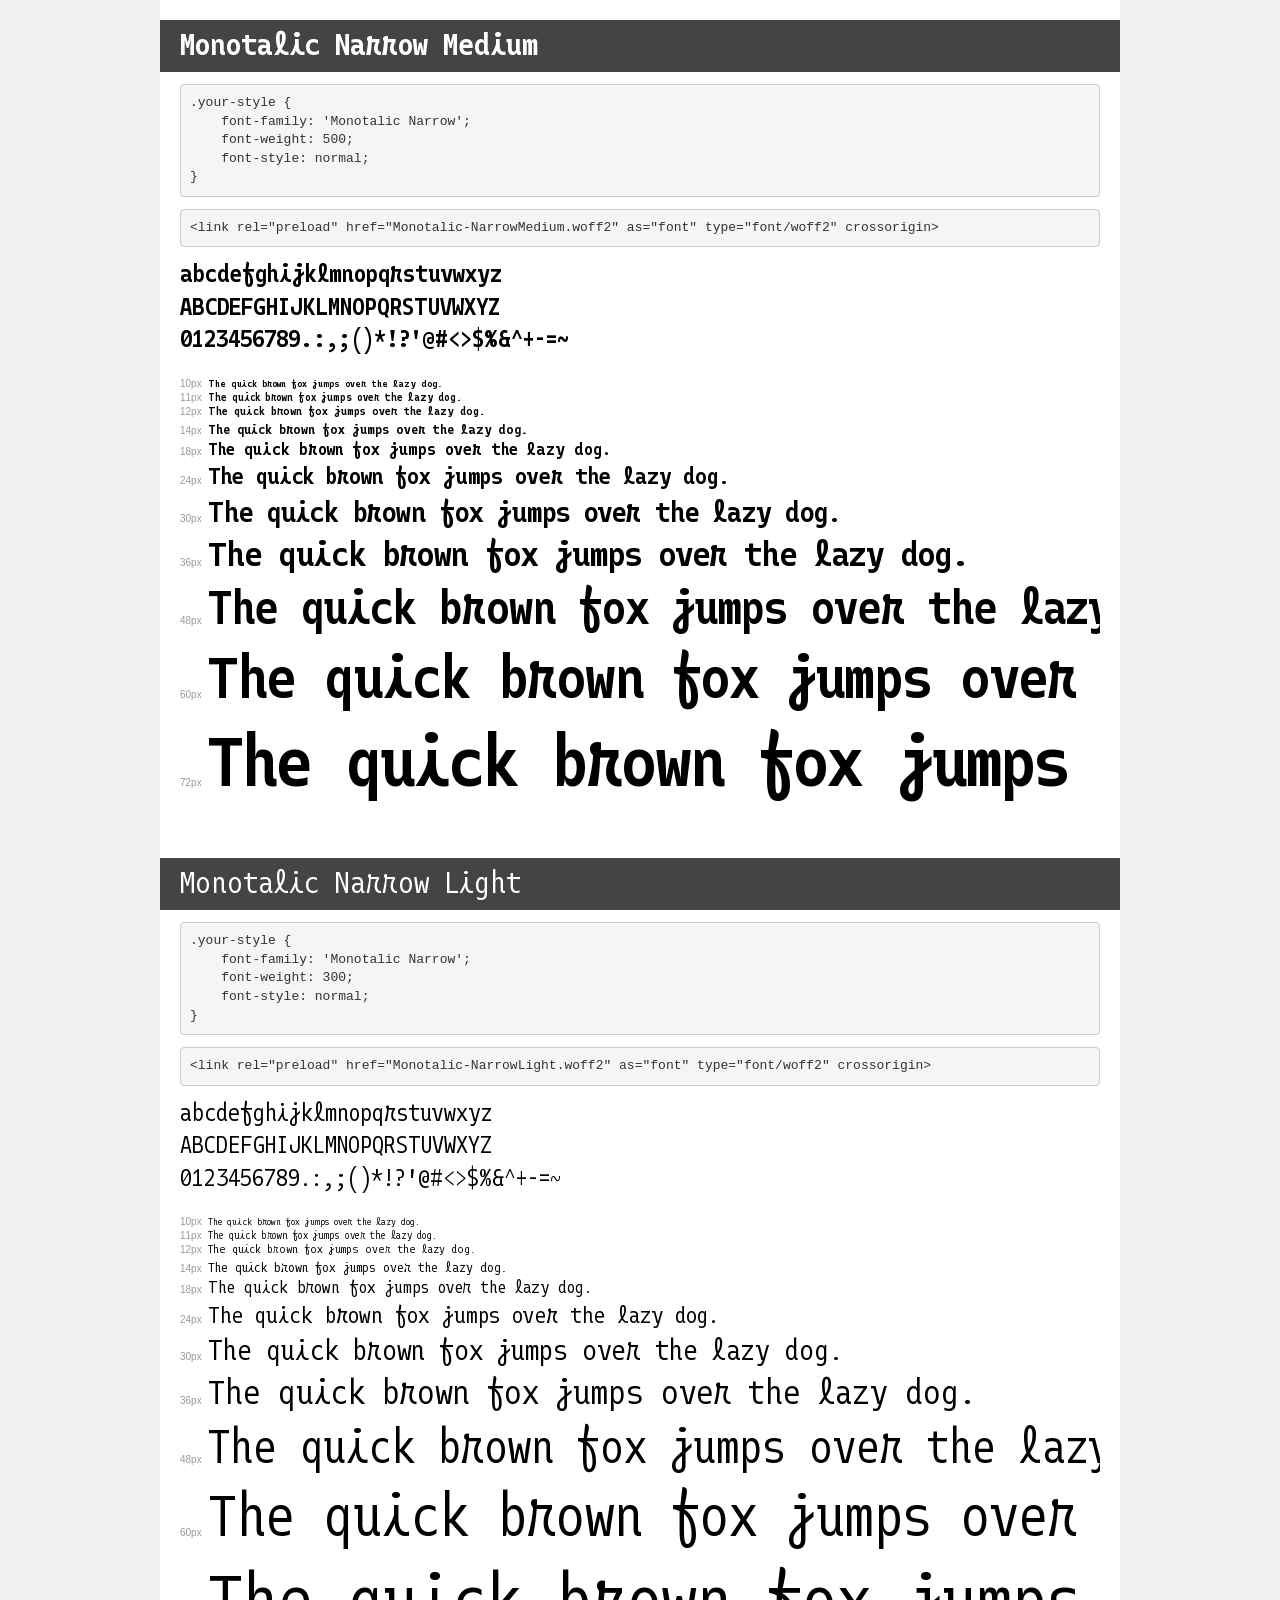
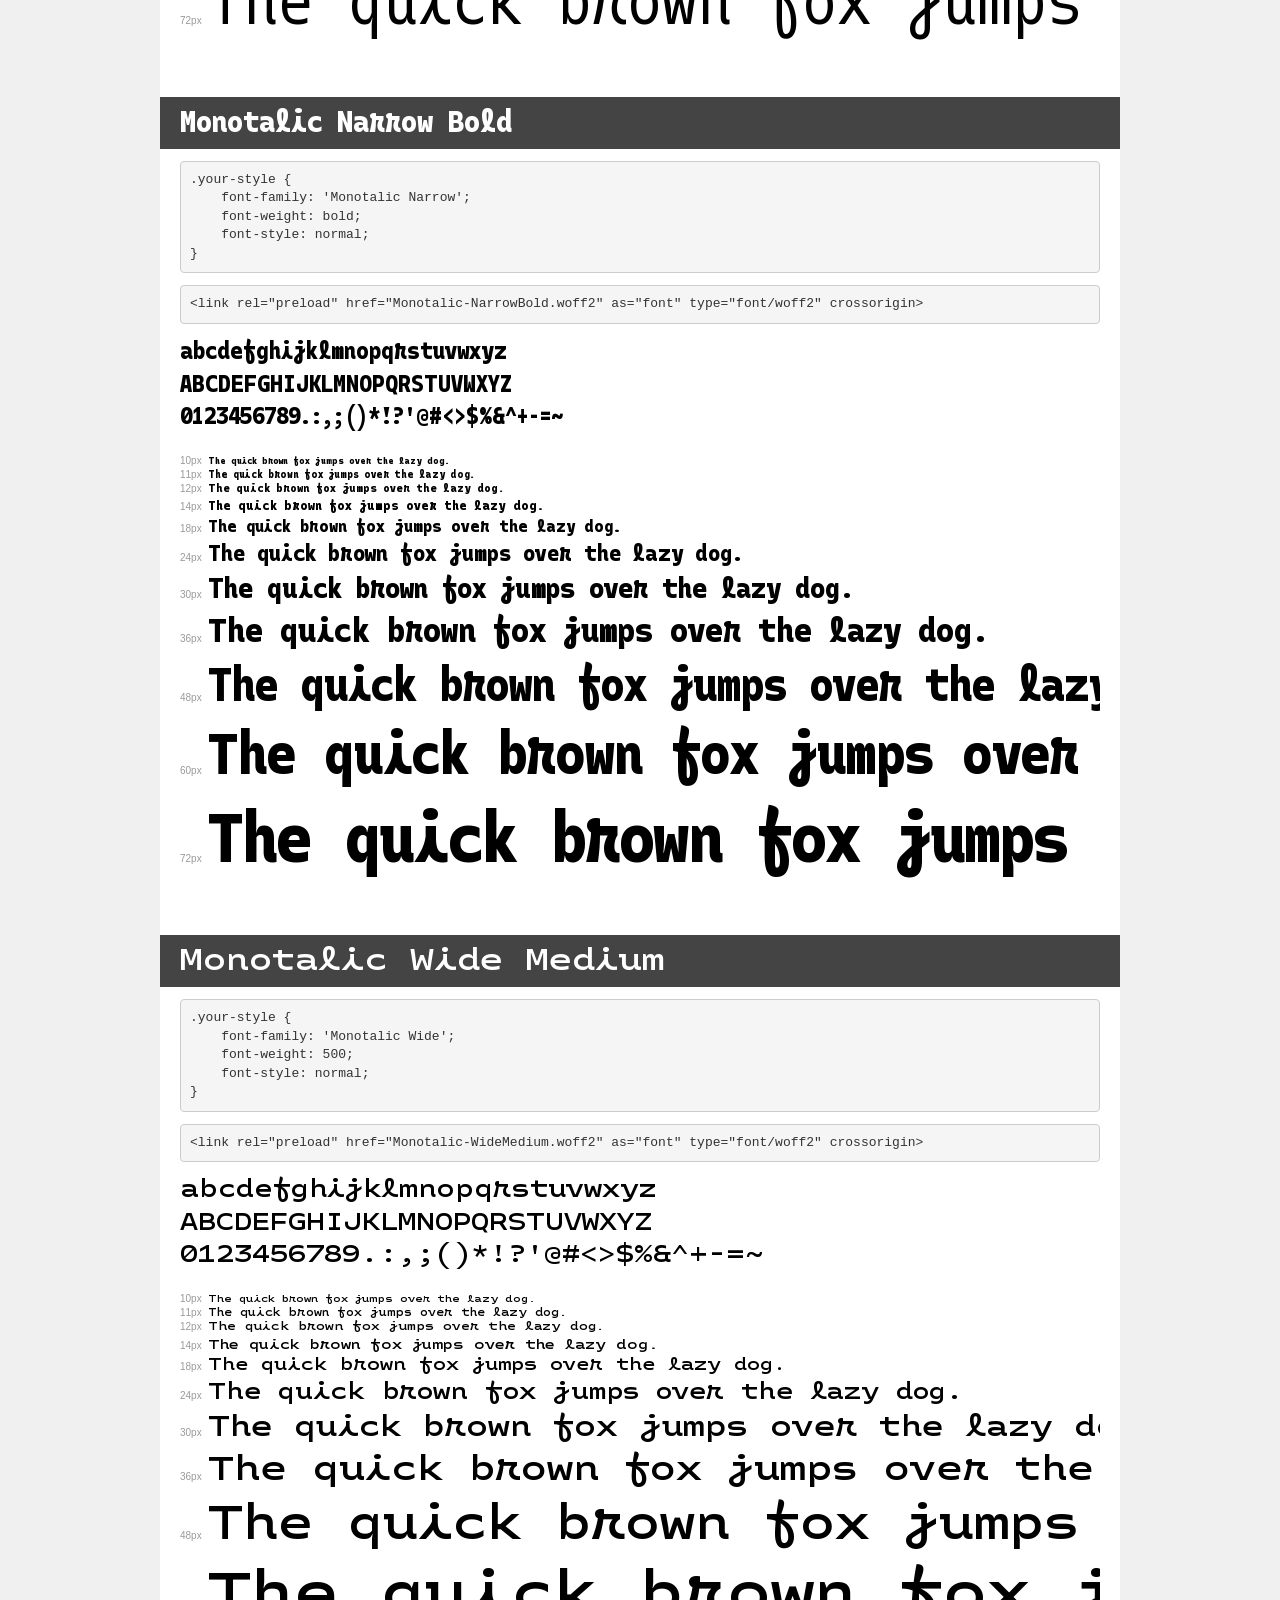
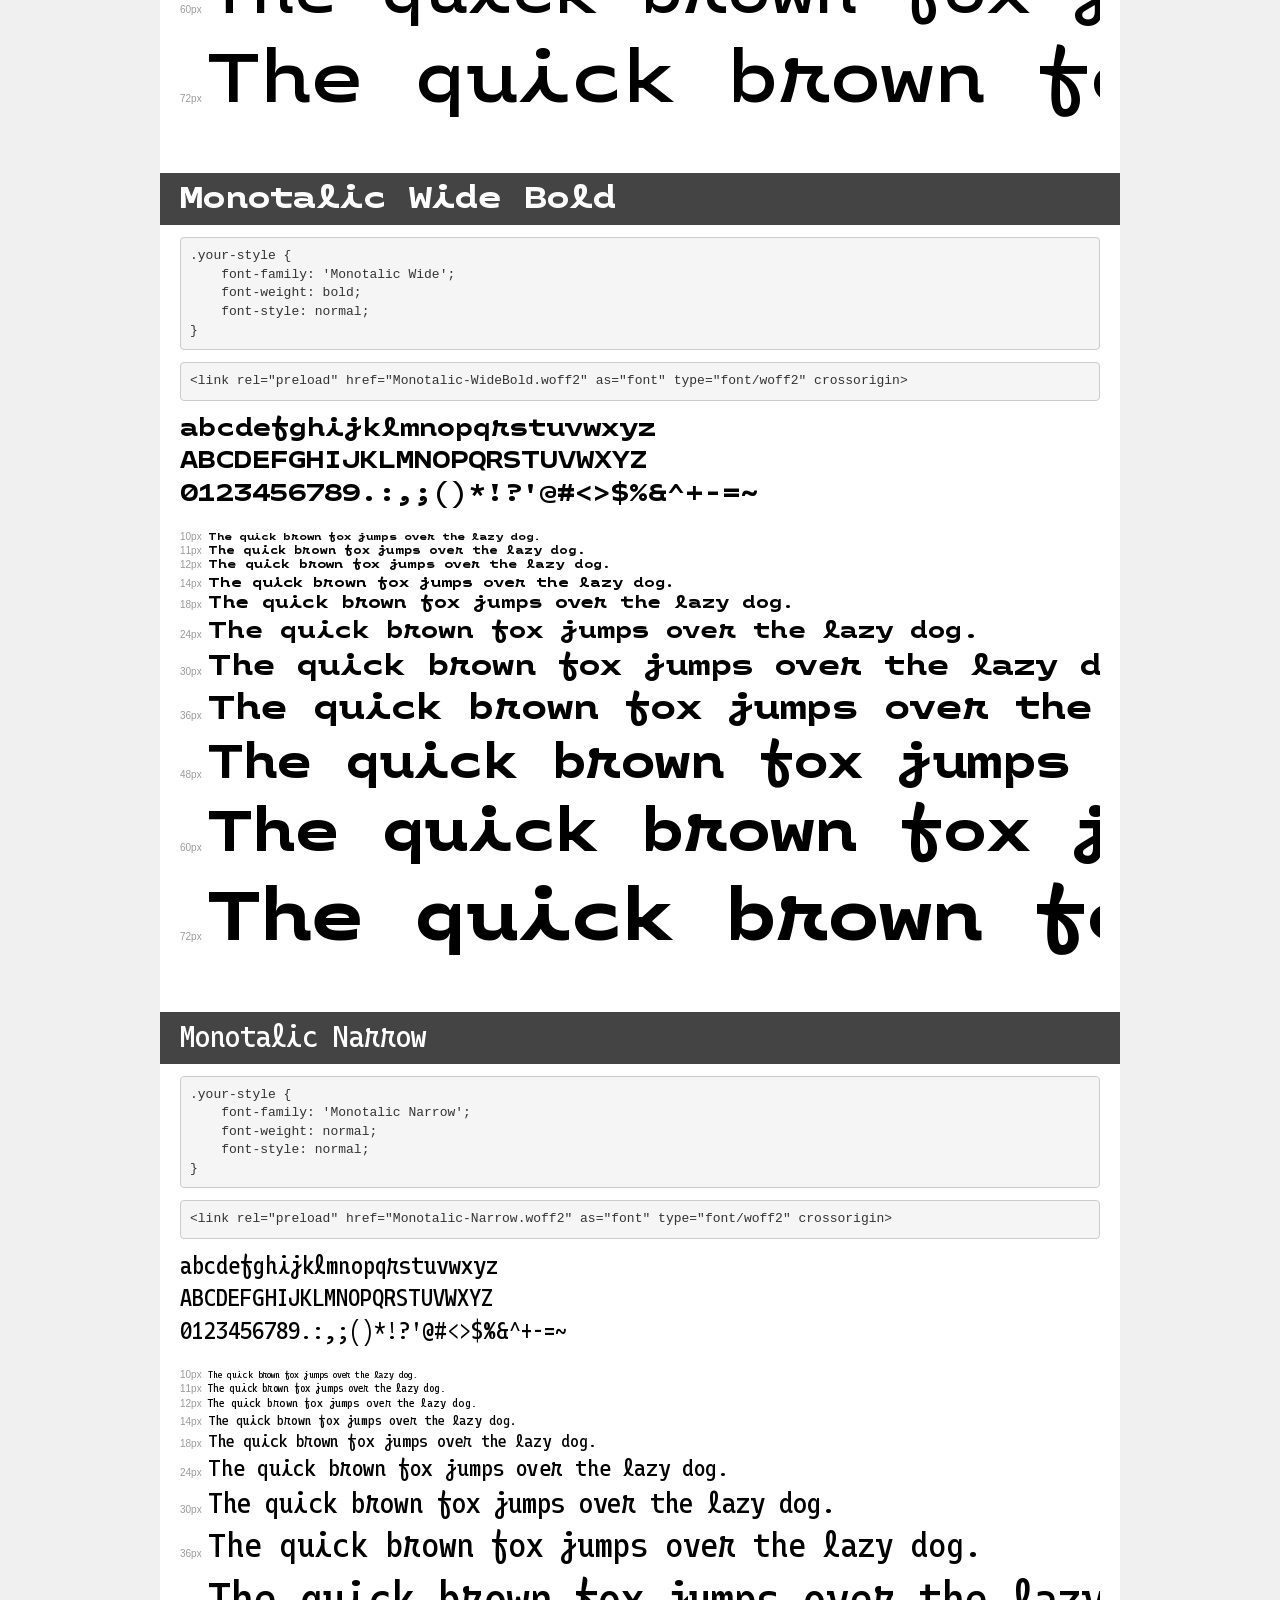
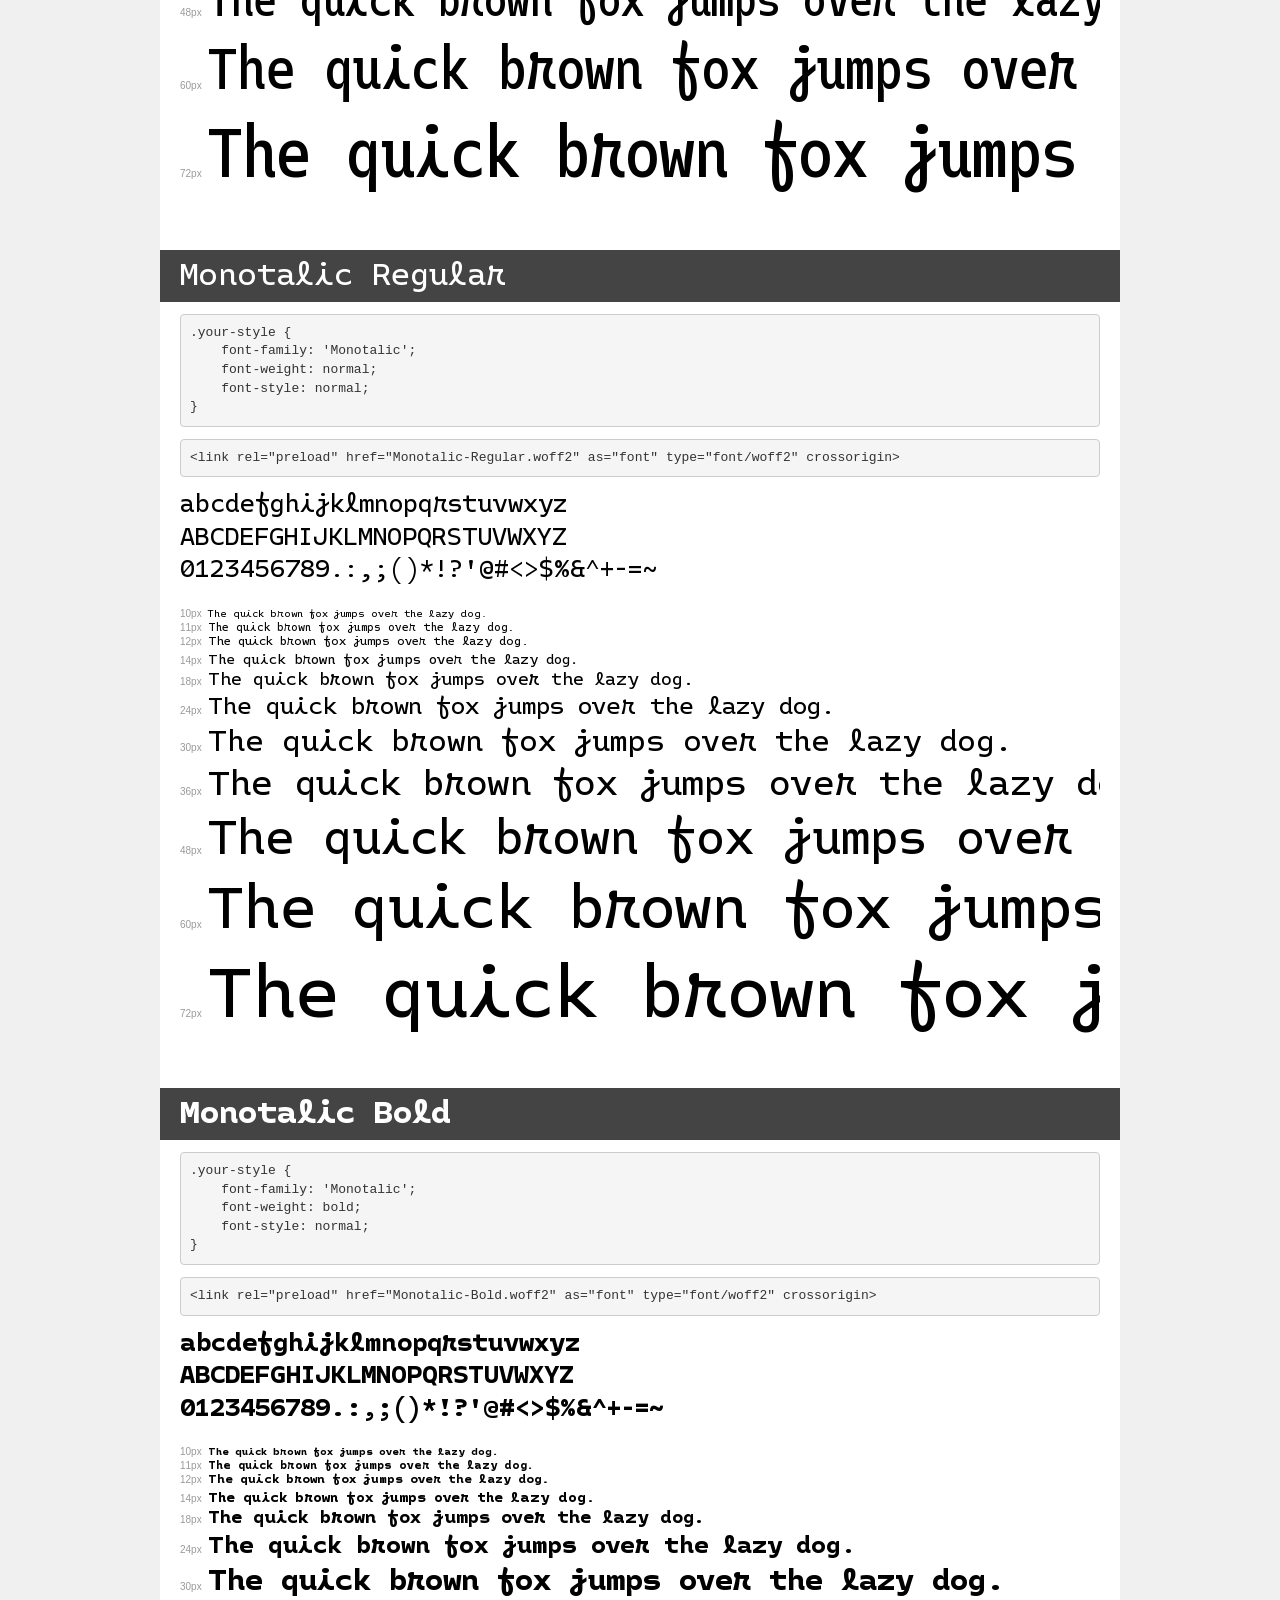
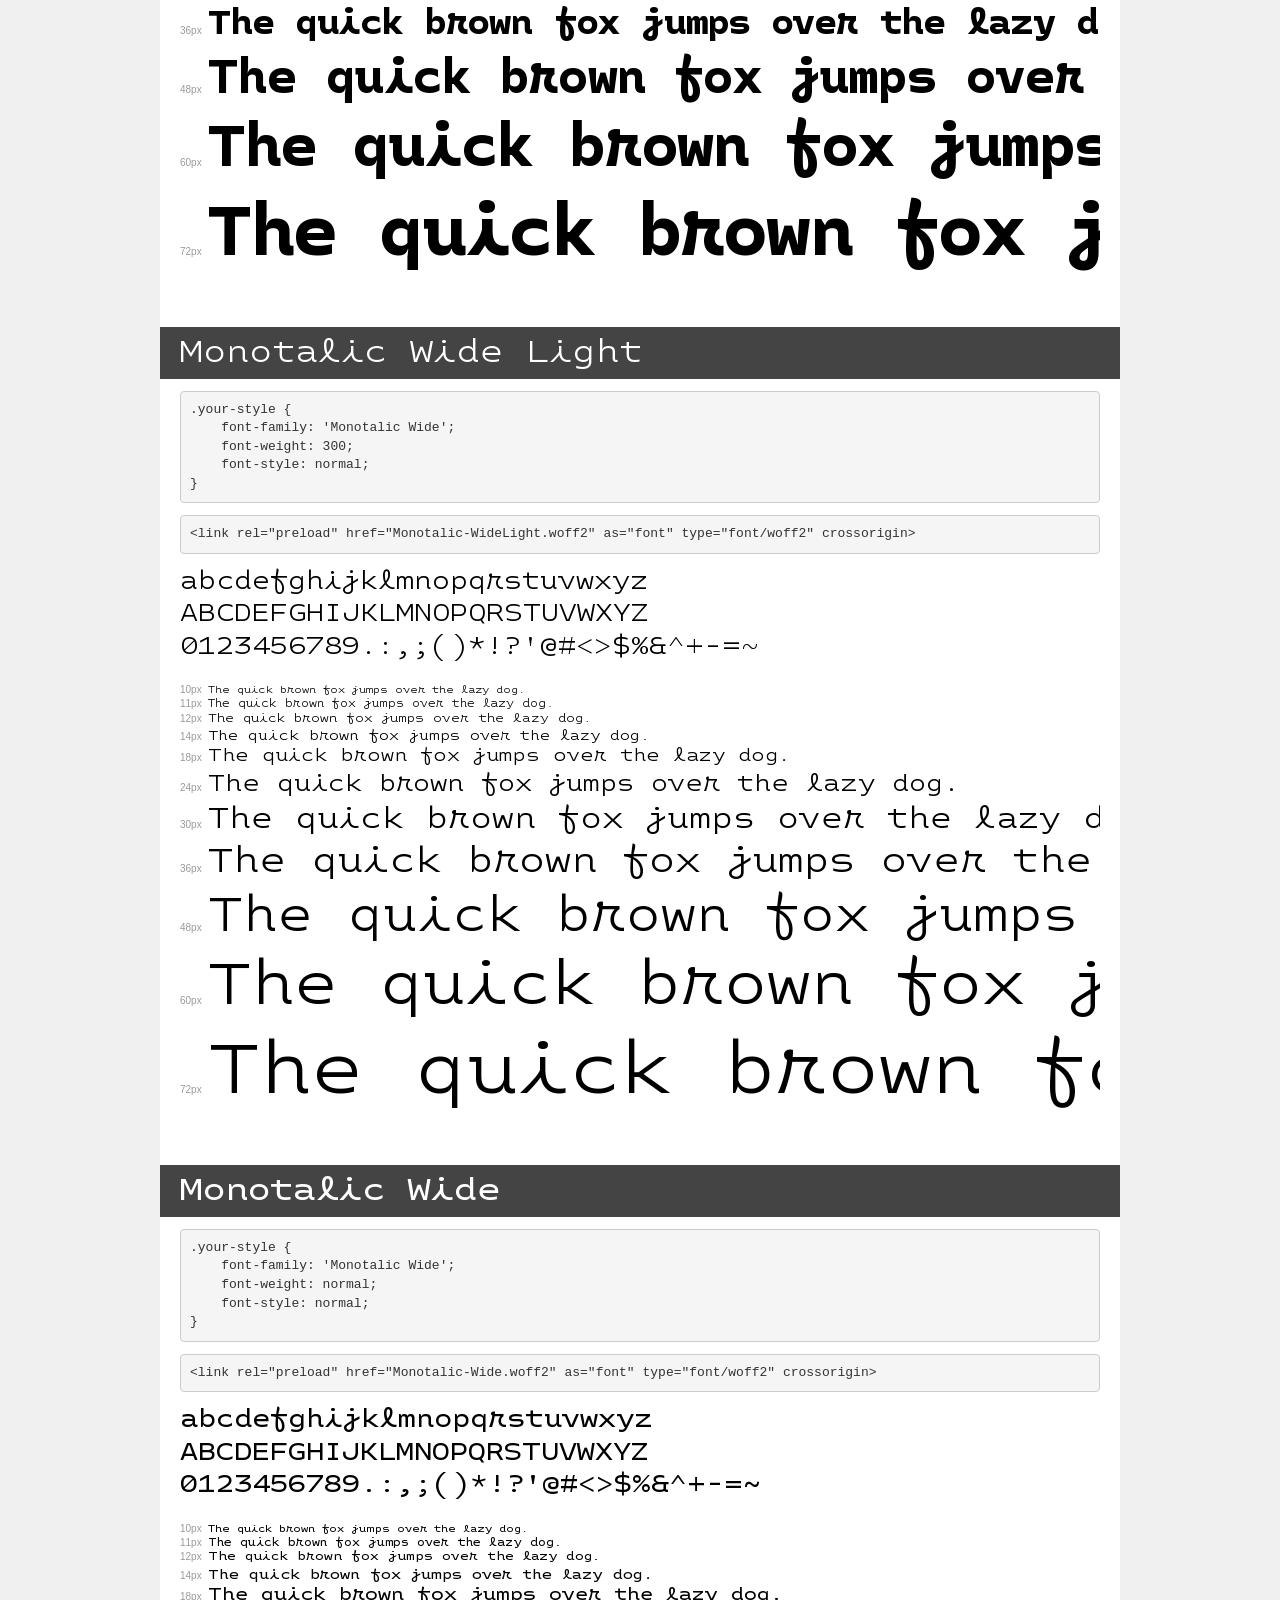
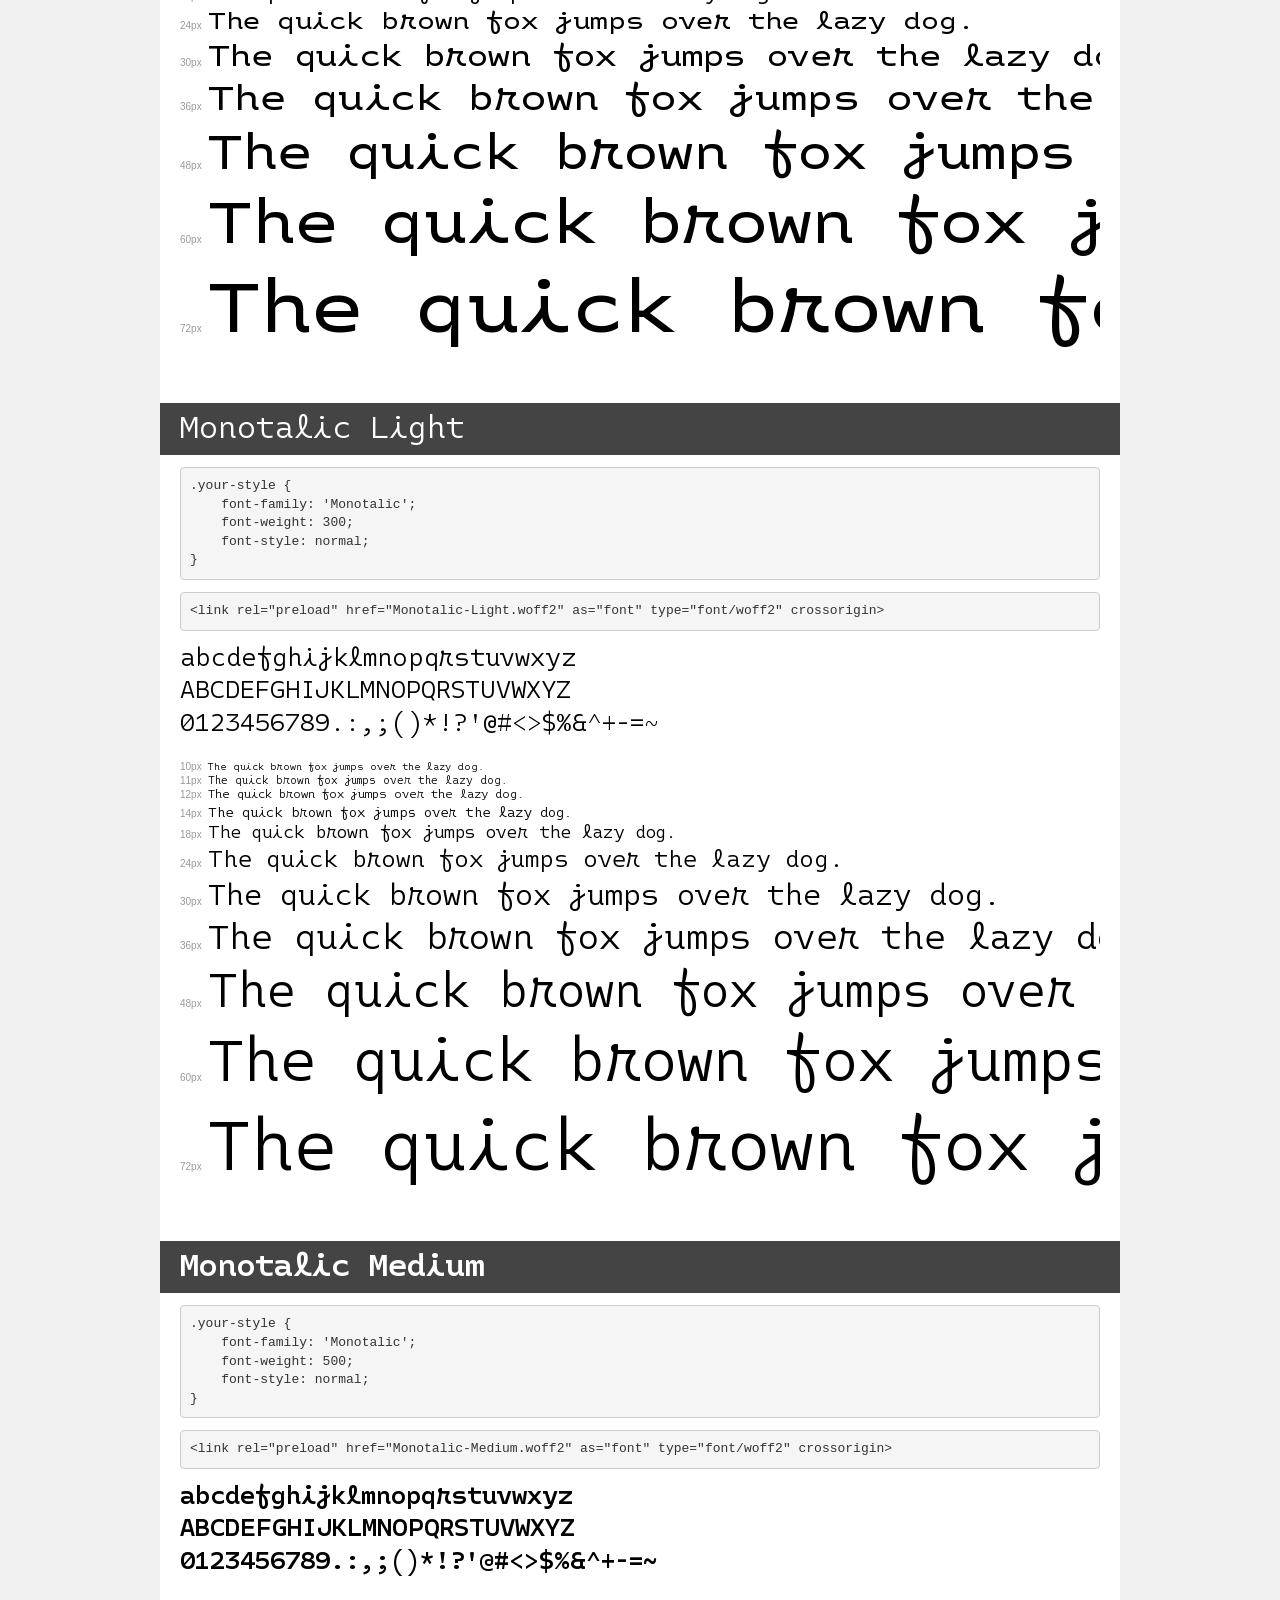
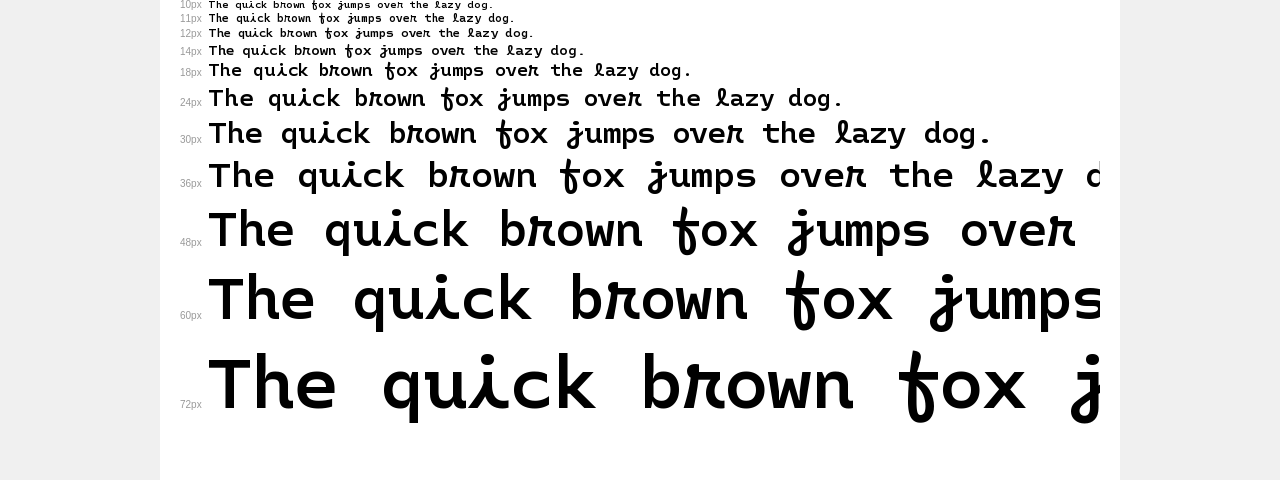
<file: font/demo.html>
<!DOCTYPE html>
<html lang="en">
<head>
    <meta charset="utf-8">
    <meta http-equiv="X-UA-Compatible" content="IE=edge">
    <meta name="viewport" content="width=device-width, initial-scale=1">
    <meta name="robots" content="noindex, noarchive">
    <meta name="format-detection" content="telephone=no">
    <title>Transfonter demo</title>
    <link href="stylesheet.css" rel="stylesheet">
    <style>
        /*
        http://meyerweb.com/eric/tools/css/reset/
        v2.0 | 20110126
        License: none (public domain)
        */
        html, body, div, span, applet, object, iframe,
        h1, h2, h3, h4, h5, h6, p, blockquote, pre,
        a, abbr, acronym, address, big, cite, code,
        del, dfn, em, img, ins, kbd, q, s, samp,
        small, strike, strong, sub, sup, tt, var,
        b, u, i, center,
        dl, dt, dd, ol, ul, li,
        fieldset, form, label, legend,
        table, caption, tbody, tfoot, thead, tr, th, td,
        article, aside, canvas, details, embed,
        figure, figcaption, footer, header, hgroup,
        menu, nav, output, ruby, section, summary,
        time, mark, audio, video {
            margin: 0;
            padding: 0;
            border: 0;
            font-size: 100%;
            font: inherit;
            vertical-align: baseline;
        }
        /* HTML5 display-role reset for older browsers */
        article, aside, details, figcaption, figure,
        footer, header, hgroup, menu, nav, section {
            display: block;
        }
        body {
            line-height: 1;
        }
        ol, ul {
            list-style: none;
        }
        blockquote, q {
            quotes: none;
        }
        blockquote:before, blockquote:after,
        q:before, q:after {
            content: '';
            content: none;
        }
        table {
            border-collapse: collapse;
            border-spacing: 0;
        }
        /* demo styles */
        body {
            background: #f0f0f0;
            color: #000;
        }
        .page {
            background: #fff;
            width: 920px;
            margin: 0 auto;
            padding: 20px 20px 0 20px;
            overflow: hidden;
        }
        .font-container {
            overflow-x: auto;
            overflow-y: hidden;
            margin-bottom: 40px;
            line-height: 1.3;
            white-space: nowrap;
            padding-bottom: 5px;
        }
        h1 {
            position: relative;
            background: #444;
            font-size: 32px;
            color: #fff;
            padding: 10px 20px;
            margin: 0 -20px 12px -20px;
        }
        .letters {
            font-size: 25px;
            margin-bottom: 20px;
        }
        .s10:before {
            content: '10px';
        }
        .s11:before {
            content: '11px';
        }
        .s12:before {
            content: '12px';
        }
        .s14:before {
            content: '14px';
        }
        .s18:before {
            content: '18px';
        }
        .s24:before {
            content: '24px';
        }
        .s30:before {
            content: '30px';
        }
        .s36:before {
            content: '36px';
        }
        .s48:before {
            content: '48px';
        }
        .s60:before {
            content: '60px';
        }
        .s72:before {
            content: '72px';
        }
        .s10:before, .s11:before, .s12:before, .s14:before,
        .s18:before, .s24:before, .s30:before, .s36:before,
        .s48:before, .s60:before, .s72:before {
            font-family: 'Leelawadee', sans-serif;
            font-size: 10px;
            font-weight: normal;
            font-style: normal;
            color: #999;
            padding-right: 6px;
        }
        pre {
            display: block;
            padding: 9px;
            margin: 0 0 12px;
            font-family: Monaco, Menlo, Consolas, "Courier New", monospace;
            font-size: 13px;
            line-height: 1.428571429;
            color: #333;
            font-weight: normal;
            font-style: normal;
            background-color: #f5f5f5;
            border: 1px solid #ccc;
            overflow-x: auto;
            border-radius: 4px;
        }
        /* responsive */
        @media (max-width: 959px) {
            .page {
                width: auto;
                margin: 0;
            }
        }
    </style>
</head>
<body>
<div class="page">
    <div class="demo">
        <h1 style="font-family: 'Monotalic Narrow'; font-weight: 500; font-style: normal;">Monotalic Narrow Medium</h1>
        <pre title="Usage">.your-style {
    font-family: 'Monotalic Narrow';
    font-weight: 500;
    font-style: normal;
}</pre>
        <pre title="Preload (optional)">
&lt;link rel=&quot;preload&quot; href=&quot;Monotalic-NarrowMedium.woff2&quot; as=&quot;font&quot; type=&quot;font/woff2&quot; crossorigin&gt;</pre>
        <div class="font-container" style="font-family: 'Monotalic Narrow'; font-weight: 500; font-style: normal;">
            <p class="letters">
                abcdefghijklmnopqrstuvwxyz<br>
ABCDEFGHIJKLMNOPQRSTUVWXYZ<br>
                0123456789.:,;()*!?'@#&lt;&gt;$%&^+-=~
            </p>
            <p class="s10" style="font-size: 10px;">The quick brown fox jumps over the lazy dog.</p>
            <p class="s11" style="font-size: 11px;">The quick brown fox jumps over the lazy dog.</p>
            <p class="s12" style="font-size: 12px;">The quick brown fox jumps over the lazy dog.</p>
            <p class="s14" style="font-size: 14px;">The quick brown fox jumps over the lazy dog.</p>
            <p class="s18" style="font-size: 18px;">The quick brown fox jumps over the lazy dog.</p>
            <p class="s24" style="font-size: 24px;">The quick brown fox jumps over the lazy dog.</p>
            <p class="s30" style="font-size: 30px;">The quick brown fox jumps over the lazy dog.</p>
            <p class="s36" style="font-size: 36px;">The quick brown fox jumps over the lazy dog.</p>
            <p class="s48" style="font-size: 48px;">The quick brown fox jumps over the lazy dog.</p>
            <p class="s60" style="font-size: 60px;">The quick brown fox jumps over the lazy dog.</p>
            <p class="s72" style="font-size: 72px;">The quick brown fox jumps over the lazy dog.</p>
        </div>
    </div>

    <div class="demo">
        <h1 style="font-family: 'Monotalic Narrow'; font-weight: 300; font-style: normal;">Monotalic Narrow Light</h1>
        <pre title="Usage">.your-style {
    font-family: 'Monotalic Narrow';
    font-weight: 300;
    font-style: normal;
}</pre>
        <pre title="Preload (optional)">
&lt;link rel=&quot;preload&quot; href=&quot;Monotalic-NarrowLight.woff2&quot; as=&quot;font&quot; type=&quot;font/woff2&quot; crossorigin&gt;</pre>
        <div class="font-container" style="font-family: 'Monotalic Narrow'; font-weight: 300; font-style: normal;">
            <p class="letters">
                abcdefghijklmnopqrstuvwxyz<br>
ABCDEFGHIJKLMNOPQRSTUVWXYZ<br>
                0123456789.:,;()*!?'@#&lt;&gt;$%&^+-=~
            </p>
            <p class="s10" style="font-size: 10px;">The quick brown fox jumps over the lazy dog.</p>
            <p class="s11" style="font-size: 11px;">The quick brown fox jumps over the lazy dog.</p>
            <p class="s12" style="font-size: 12px;">The quick brown fox jumps over the lazy dog.</p>
            <p class="s14" style="font-size: 14px;">The quick brown fox jumps over the lazy dog.</p>
            <p class="s18" style="font-size: 18px;">The quick brown fox jumps over the lazy dog.</p>
            <p class="s24" style="font-size: 24px;">The quick brown fox jumps over the lazy dog.</p>
            <p class="s30" style="font-size: 30px;">The quick brown fox jumps over the lazy dog.</p>
            <p class="s36" style="font-size: 36px;">The quick brown fox jumps over the lazy dog.</p>
            <p class="s48" style="font-size: 48px;">The quick brown fox jumps over the lazy dog.</p>
            <p class="s60" style="font-size: 60px;">The quick brown fox jumps over the lazy dog.</p>
            <p class="s72" style="font-size: 72px;">The quick brown fox jumps over the lazy dog.</p>
        </div>
    </div>

    <div class="demo">
        <h1 style="font-family: 'Monotalic Narrow'; font-weight: bold; font-style: normal;">Monotalic Narrow Bold</h1>
        <pre title="Usage">.your-style {
    font-family: 'Monotalic Narrow';
    font-weight: bold;
    font-style: normal;
}</pre>
        <pre title="Preload (optional)">
&lt;link rel=&quot;preload&quot; href=&quot;Monotalic-NarrowBold.woff2&quot; as=&quot;font&quot; type=&quot;font/woff2&quot; crossorigin&gt;</pre>
        <div class="font-container" style="font-family: 'Monotalic Narrow'; font-weight: bold; font-style: normal;">
            <p class="letters">
                abcdefghijklmnopqrstuvwxyz<br>
ABCDEFGHIJKLMNOPQRSTUVWXYZ<br>
                0123456789.:,;()*!?'@#&lt;&gt;$%&^+-=~
            </p>
            <p class="s10" style="font-size: 10px;">The quick brown fox jumps over the lazy dog.</p>
            <p class="s11" style="font-size: 11px;">The quick brown fox jumps over the lazy dog.</p>
            <p class="s12" style="font-size: 12px;">The quick brown fox jumps over the lazy dog.</p>
            <p class="s14" style="font-size: 14px;">The quick brown fox jumps over the lazy dog.</p>
            <p class="s18" style="font-size: 18px;">The quick brown fox jumps over the lazy dog.</p>
            <p class="s24" style="font-size: 24px;">The quick brown fox jumps over the lazy dog.</p>
            <p class="s30" style="font-size: 30px;">The quick brown fox jumps over the lazy dog.</p>
            <p class="s36" style="font-size: 36px;">The quick brown fox jumps over the lazy dog.</p>
            <p class="s48" style="font-size: 48px;">The quick brown fox jumps over the lazy dog.</p>
            <p class="s60" style="font-size: 60px;">The quick brown fox jumps over the lazy dog.</p>
            <p class="s72" style="font-size: 72px;">The quick brown fox jumps over the lazy dog.</p>
        </div>
    </div>

    <div class="demo">
        <h1 style="font-family: 'Monotalic Wide'; font-weight: 500; font-style: normal;">Monotalic Wide Medium</h1>
        <pre title="Usage">.your-style {
    font-family: 'Monotalic Wide';
    font-weight: 500;
    font-style: normal;
}</pre>
        <pre title="Preload (optional)">
&lt;link rel=&quot;preload&quot; href=&quot;Monotalic-WideMedium.woff2&quot; as=&quot;font&quot; type=&quot;font/woff2&quot; crossorigin&gt;</pre>
        <div class="font-container" style="font-family: 'Monotalic Wide'; font-weight: 500; font-style: normal;">
            <p class="letters">
                abcdefghijklmnopqrstuvwxyz<br>
ABCDEFGHIJKLMNOPQRSTUVWXYZ<br>
                0123456789.:,;()*!?'@#&lt;&gt;$%&^+-=~
            </p>
            <p class="s10" style="font-size: 10px;">The quick brown fox jumps over the lazy dog.</p>
            <p class="s11" style="font-size: 11px;">The quick brown fox jumps over the lazy dog.</p>
            <p class="s12" style="font-size: 12px;">The quick brown fox jumps over the lazy dog.</p>
            <p class="s14" style="font-size: 14px;">The quick brown fox jumps over the lazy dog.</p>
            <p class="s18" style="font-size: 18px;">The quick brown fox jumps over the lazy dog.</p>
            <p class="s24" style="font-size: 24px;">The quick brown fox jumps over the lazy dog.</p>
            <p class="s30" style="font-size: 30px;">The quick brown fox jumps over the lazy dog.</p>
            <p class="s36" style="font-size: 36px;">The quick brown fox jumps over the lazy dog.</p>
            <p class="s48" style="font-size: 48px;">The quick brown fox jumps over the lazy dog.</p>
            <p class="s60" style="font-size: 60px;">The quick brown fox jumps over the lazy dog.</p>
            <p class="s72" style="font-size: 72px;">The quick brown fox jumps over the lazy dog.</p>
        </div>
    </div>

    <div class="demo">
        <h1 style="font-family: 'Monotalic Wide'; font-weight: bold; font-style: normal;">Monotalic Wide Bold</h1>
        <pre title="Usage">.your-style {
    font-family: 'Monotalic Wide';
    font-weight: bold;
    font-style: normal;
}</pre>
        <pre title="Preload (optional)">
&lt;link rel=&quot;preload&quot; href=&quot;Monotalic-WideBold.woff2&quot; as=&quot;font&quot; type=&quot;font/woff2&quot; crossorigin&gt;</pre>
        <div class="font-container" style="font-family: 'Monotalic Wide'; font-weight: bold; font-style: normal;">
            <p class="letters">
                abcdefghijklmnopqrstuvwxyz<br>
ABCDEFGHIJKLMNOPQRSTUVWXYZ<br>
                0123456789.:,;()*!?'@#&lt;&gt;$%&^+-=~
            </p>
            <p class="s10" style="font-size: 10px;">The quick brown fox jumps over the lazy dog.</p>
            <p class="s11" style="font-size: 11px;">The quick brown fox jumps over the lazy dog.</p>
            <p class="s12" style="font-size: 12px;">The quick brown fox jumps over the lazy dog.</p>
            <p class="s14" style="font-size: 14px;">The quick brown fox jumps over the lazy dog.</p>
            <p class="s18" style="font-size: 18px;">The quick brown fox jumps over the lazy dog.</p>
            <p class="s24" style="font-size: 24px;">The quick brown fox jumps over the lazy dog.</p>
            <p class="s30" style="font-size: 30px;">The quick brown fox jumps over the lazy dog.</p>
            <p class="s36" style="font-size: 36px;">The quick brown fox jumps over the lazy dog.</p>
            <p class="s48" style="font-size: 48px;">The quick brown fox jumps over the lazy dog.</p>
            <p class="s60" style="font-size: 60px;">The quick brown fox jumps over the lazy dog.</p>
            <p class="s72" style="font-size: 72px;">The quick brown fox jumps over the lazy dog.</p>
        </div>
    </div>

    <div class="demo">
        <h1 style="font-family: 'Monotalic Narrow'; font-weight: normal; font-style: normal;">Monotalic Narrow</h1>
        <pre title="Usage">.your-style {
    font-family: 'Monotalic Narrow';
    font-weight: normal;
    font-style: normal;
}</pre>
        <pre title="Preload (optional)">
&lt;link rel=&quot;preload&quot; href=&quot;Monotalic-Narrow.woff2&quot; as=&quot;font&quot; type=&quot;font/woff2&quot; crossorigin&gt;</pre>
        <div class="font-container" style="font-family: 'Monotalic Narrow'; font-weight: normal; font-style: normal;">
            <p class="letters">
                abcdefghijklmnopqrstuvwxyz<br>
ABCDEFGHIJKLMNOPQRSTUVWXYZ<br>
                0123456789.:,;()*!?'@#&lt;&gt;$%&^+-=~
            </p>
            <p class="s10" style="font-size: 10px;">The quick brown fox jumps over the lazy dog.</p>
            <p class="s11" style="font-size: 11px;">The quick brown fox jumps over the lazy dog.</p>
            <p class="s12" style="font-size: 12px;">The quick brown fox jumps over the lazy dog.</p>
            <p class="s14" style="font-size: 14px;">The quick brown fox jumps over the lazy dog.</p>
            <p class="s18" style="font-size: 18px;">The quick brown fox jumps over the lazy dog.</p>
            <p class="s24" style="font-size: 24px;">The quick brown fox jumps over the lazy dog.</p>
            <p class="s30" style="font-size: 30px;">The quick brown fox jumps over the lazy dog.</p>
            <p class="s36" style="font-size: 36px;">The quick brown fox jumps over the lazy dog.</p>
            <p class="s48" style="font-size: 48px;">The quick brown fox jumps over the lazy dog.</p>
            <p class="s60" style="font-size: 60px;">The quick brown fox jumps over the lazy dog.</p>
            <p class="s72" style="font-size: 72px;">The quick brown fox jumps over the lazy dog.</p>
        </div>
    </div>

    <div class="demo">
        <h1 style="font-family: 'Monotalic'; font-weight: normal; font-style: normal;">Monotalic Regular</h1>
        <pre title="Usage">.your-style {
    font-family: 'Monotalic';
    font-weight: normal;
    font-style: normal;
}</pre>
        <pre title="Preload (optional)">
&lt;link rel=&quot;preload&quot; href=&quot;Monotalic-Regular.woff2&quot; as=&quot;font&quot; type=&quot;font/woff2&quot; crossorigin&gt;</pre>
        <div class="font-container" style="font-family: 'Monotalic'; font-weight: normal; font-style: normal;">
            <p class="letters">
                abcdefghijklmnopqrstuvwxyz<br>
ABCDEFGHIJKLMNOPQRSTUVWXYZ<br>
                0123456789.:,;()*!?'@#&lt;&gt;$%&^+-=~
            </p>
            <p class="s10" style="font-size: 10px;">The quick brown fox jumps over the lazy dog.</p>
            <p class="s11" style="font-size: 11px;">The quick brown fox jumps over the lazy dog.</p>
            <p class="s12" style="font-size: 12px;">The quick brown fox jumps over the lazy dog.</p>
            <p class="s14" style="font-size: 14px;">The quick brown fox jumps over the lazy dog.</p>
            <p class="s18" style="font-size: 18px;">The quick brown fox jumps over the lazy dog.</p>
            <p class="s24" style="font-size: 24px;">The quick brown fox jumps over the lazy dog.</p>
            <p class="s30" style="font-size: 30px;">The quick brown fox jumps over the lazy dog.</p>
            <p class="s36" style="font-size: 36px;">The quick brown fox jumps over the lazy dog.</p>
            <p class="s48" style="font-size: 48px;">The quick brown fox jumps over the lazy dog.</p>
            <p class="s60" style="font-size: 60px;">The quick brown fox jumps over the lazy dog.</p>
            <p class="s72" style="font-size: 72px;">The quick brown fox jumps over the lazy dog.</p>
        </div>
    </div>

    <div class="demo">
        <h1 style="font-family: 'Monotalic'; font-weight: bold; font-style: normal;">Monotalic Bold</h1>
        <pre title="Usage">.your-style {
    font-family: 'Monotalic';
    font-weight: bold;
    font-style: normal;
}</pre>
        <pre title="Preload (optional)">
&lt;link rel=&quot;preload&quot; href=&quot;Monotalic-Bold.woff2&quot; as=&quot;font&quot; type=&quot;font/woff2&quot; crossorigin&gt;</pre>
        <div class="font-container" style="font-family: 'Monotalic'; font-weight: bold; font-style: normal;">
            <p class="letters">
                abcdefghijklmnopqrstuvwxyz<br>
ABCDEFGHIJKLMNOPQRSTUVWXYZ<br>
                0123456789.:,;()*!?'@#&lt;&gt;$%&^+-=~
            </p>
            <p class="s10" style="font-size: 10px;">The quick brown fox jumps over the lazy dog.</p>
            <p class="s11" style="font-size: 11px;">The quick brown fox jumps over the lazy dog.</p>
            <p class="s12" style="font-size: 12px;">The quick brown fox jumps over the lazy dog.</p>
            <p class="s14" style="font-size: 14px;">The quick brown fox jumps over the lazy dog.</p>
            <p class="s18" style="font-size: 18px;">The quick brown fox jumps over the lazy dog.</p>
            <p class="s24" style="font-size: 24px;">The quick brown fox jumps over the lazy dog.</p>
            <p class="s30" style="font-size: 30px;">The quick brown fox jumps over the lazy dog.</p>
            <p class="s36" style="font-size: 36px;">The quick brown fox jumps over the lazy dog.</p>
            <p class="s48" style="font-size: 48px;">The quick brown fox jumps over the lazy dog.</p>
            <p class="s60" style="font-size: 60px;">The quick brown fox jumps over the lazy dog.</p>
            <p class="s72" style="font-size: 72px;">The quick brown fox jumps over the lazy dog.</p>
        </div>
    </div>

    <div class="demo">
        <h1 style="font-family: 'Monotalic Wide'; font-weight: 300; font-style: normal;">Monotalic Wide Light</h1>
        <pre title="Usage">.your-style {
    font-family: 'Monotalic Wide';
    font-weight: 300;
    font-style: normal;
}</pre>
        <pre title="Preload (optional)">
&lt;link rel=&quot;preload&quot; href=&quot;Monotalic-WideLight.woff2&quot; as=&quot;font&quot; type=&quot;font/woff2&quot; crossorigin&gt;</pre>
        <div class="font-container" style="font-family: 'Monotalic Wide'; font-weight: 300; font-style: normal;">
            <p class="letters">
                abcdefghijklmnopqrstuvwxyz<br>
ABCDEFGHIJKLMNOPQRSTUVWXYZ<br>
                0123456789.:,;()*!?'@#&lt;&gt;$%&^+-=~
            </p>
            <p class="s10" style="font-size: 10px;">The quick brown fox jumps over the lazy dog.</p>
            <p class="s11" style="font-size: 11px;">The quick brown fox jumps over the lazy dog.</p>
            <p class="s12" style="font-size: 12px;">The quick brown fox jumps over the lazy dog.</p>
            <p class="s14" style="font-size: 14px;">The quick brown fox jumps over the lazy dog.</p>
            <p class="s18" style="font-size: 18px;">The quick brown fox jumps over the lazy dog.</p>
            <p class="s24" style="font-size: 24px;">The quick brown fox jumps over the lazy dog.</p>
            <p class="s30" style="font-size: 30px;">The quick brown fox jumps over the lazy dog.</p>
            <p class="s36" style="font-size: 36px;">The quick brown fox jumps over the lazy dog.</p>
            <p class="s48" style="font-size: 48px;">The quick brown fox jumps over the lazy dog.</p>
            <p class="s60" style="font-size: 60px;">The quick brown fox jumps over the lazy dog.</p>
            <p class="s72" style="font-size: 72px;">The quick brown fox jumps over the lazy dog.</p>
        </div>
    </div>

    <div class="demo">
        <h1 style="font-family: 'Monotalic Wide'; font-weight: normal; font-style: normal;">Monotalic Wide</h1>
        <pre title="Usage">.your-style {
    font-family: 'Monotalic Wide';
    font-weight: normal;
    font-style: normal;
}</pre>
        <pre title="Preload (optional)">
&lt;link rel=&quot;preload&quot; href=&quot;Monotalic-Wide.woff2&quot; as=&quot;font&quot; type=&quot;font/woff2&quot; crossorigin&gt;</pre>
        <div class="font-container" style="font-family: 'Monotalic Wide'; font-weight: normal; font-style: normal;">
            <p class="letters">
                abcdefghijklmnopqrstuvwxyz<br>
ABCDEFGHIJKLMNOPQRSTUVWXYZ<br>
                0123456789.:,;()*!?'@#&lt;&gt;$%&^+-=~
            </p>
            <p class="s10" style="font-size: 10px;">The quick brown fox jumps over the lazy dog.</p>
            <p class="s11" style="font-size: 11px;">The quick brown fox jumps over the lazy dog.</p>
            <p class="s12" style="font-size: 12px;">The quick brown fox jumps over the lazy dog.</p>
            <p class="s14" style="font-size: 14px;">The quick brown fox jumps over the lazy dog.</p>
            <p class="s18" style="font-size: 18px;">The quick brown fox jumps over the lazy dog.</p>
            <p class="s24" style="font-size: 24px;">The quick brown fox jumps over the lazy dog.</p>
            <p class="s30" style="font-size: 30px;">The quick brown fox jumps over the lazy dog.</p>
            <p class="s36" style="font-size: 36px;">The quick brown fox jumps over the lazy dog.</p>
            <p class="s48" style="font-size: 48px;">The quick brown fox jumps over the lazy dog.</p>
            <p class="s60" style="font-size: 60px;">The quick brown fox jumps over the lazy dog.</p>
            <p class="s72" style="font-size: 72px;">The quick brown fox jumps over the lazy dog.</p>
        </div>
    </div>

    <div class="demo">
        <h1 style="font-family: 'Monotalic'; font-weight: 300; font-style: normal;">Monotalic Light</h1>
        <pre title="Usage">.your-style {
    font-family: 'Monotalic';
    font-weight: 300;
    font-style: normal;
}</pre>
        <pre title="Preload (optional)">
&lt;link rel=&quot;preload&quot; href=&quot;Monotalic-Light.woff2&quot; as=&quot;font&quot; type=&quot;font/woff2&quot; crossorigin&gt;</pre>
        <div class="font-container" style="font-family: 'Monotalic'; font-weight: 300; font-style: normal;">
            <p class="letters">
                abcdefghijklmnopqrstuvwxyz<br>
ABCDEFGHIJKLMNOPQRSTUVWXYZ<br>
                0123456789.:,;()*!?'@#&lt;&gt;$%&^+-=~
            </p>
            <p class="s10" style="font-size: 10px;">The quick brown fox jumps over the lazy dog.</p>
            <p class="s11" style="font-size: 11px;">The quick brown fox jumps over the lazy dog.</p>
            <p class="s12" style="font-size: 12px;">The quick brown fox jumps over the lazy dog.</p>
            <p class="s14" style="font-size: 14px;">The quick brown fox jumps over the lazy dog.</p>
            <p class="s18" style="font-size: 18px;">The quick brown fox jumps over the lazy dog.</p>
            <p class="s24" style="font-size: 24px;">The quick brown fox jumps over the lazy dog.</p>
            <p class="s30" style="font-size: 30px;">The quick brown fox jumps over the lazy dog.</p>
            <p class="s36" style="font-size: 36px;">The quick brown fox jumps over the lazy dog.</p>
            <p class="s48" style="font-size: 48px;">The quick brown fox jumps over the lazy dog.</p>
            <p class="s60" style="font-size: 60px;">The quick brown fox jumps over the lazy dog.</p>
            <p class="s72" style="font-size: 72px;">The quick brown fox jumps over the lazy dog.</p>
        </div>
    </div>

    <div class="demo">
        <h1 style="font-family: 'Monotalic'; font-weight: 500; font-style: normal;">Monotalic Medium</h1>
        <pre title="Usage">.your-style {
    font-family: 'Monotalic';
    font-weight: 500;
    font-style: normal;
}</pre>
        <pre title="Preload (optional)">
&lt;link rel=&quot;preload&quot; href=&quot;Monotalic-Medium.woff2&quot; as=&quot;font&quot; type=&quot;font/woff2&quot; crossorigin&gt;</pre>
        <div class="font-container" style="font-family: 'Monotalic'; font-weight: 500; font-style: normal;">
            <p class="letters">
                abcdefghijklmnopqrstuvwxyz<br>
ABCDEFGHIJKLMNOPQRSTUVWXYZ<br>
                0123456789.:,;()*!?'@#&lt;&gt;$%&^+-=~
            </p>
            <p class="s10" style="font-size: 10px;">The quick brown fox jumps over the lazy dog.</p>
            <p class="s11" style="font-size: 11px;">The quick brown fox jumps over the lazy dog.</p>
            <p class="s12" style="font-size: 12px;">The quick brown fox jumps over the lazy dog.</p>
            <p class="s14" style="font-size: 14px;">The quick brown fox jumps over the lazy dog.</p>
            <p class="s18" style="font-size: 18px;">The quick brown fox jumps over the lazy dog.</p>
            <p class="s24" style="font-size: 24px;">The quick brown fox jumps over the lazy dog.</p>
            <p class="s30" style="font-size: 30px;">The quick brown fox jumps over the lazy dog.</p>
            <p class="s36" style="font-size: 36px;">The quick brown fox jumps over the lazy dog.</p>
            <p class="s48" style="font-size: 48px;">The quick brown fox jumps over the lazy dog.</p>
            <p class="s60" style="font-size: 60px;">The quick brown fox jumps over the lazy dog.</p>
            <p class="s72" style="font-size: 72px;">The quick brown fox jumps over the lazy dog.</p>
        </div>
    </div>

</div>
</body>
</html>
</file>
<file: font/stylesheet.css>
@font-face {
    font-family: 'Monotalic Narrow';
    src: url('Monotalic-NarrowMedium.eot');
    src: local('Monotalic Narrow Medium'), local('Monotalic-NarrowMedium'),
        url('Monotalic-NarrowMedium.eot?#iefix') format('embedded-opentype'),
        url('Monotalic-NarrowMedium.woff2') format('woff2'),
        url('Monotalic-NarrowMedium.woff') format('woff'),
        url('Monotalic-NarrowMedium.ttf') format('truetype');
    font-weight: 500;
    font-style: normal;
    font-display: swap;
}

@font-face {
    font-family: 'Monotalic Narrow';
    src: url('Monotalic-NarrowLight.eot');
    src: local('Monotalic Narrow Light'), local('Monotalic-NarrowLight'),
        url('Monotalic-NarrowLight.eot?#iefix') format('embedded-opentype'),
        url('Monotalic-NarrowLight.woff2') format('woff2'),
        url('Monotalic-NarrowLight.woff') format('woff'),
        url('Monotalic-NarrowLight.ttf') format('truetype');
    font-weight: 300;
    font-style: normal;
    font-display: swap;
}

@font-face {
    font-family: 'Monotalic Narrow';
    src: url('Monotalic-NarrowBold.eot');
    src: local('Monotalic Narrow Bold'), local('Monotalic-NarrowBold'),
        url('Monotalic-NarrowBold.eot?#iefix') format('embedded-opentype'),
        url('Monotalic-NarrowBold.woff2') format('woff2'),
        url('Monotalic-NarrowBold.woff') format('woff'),
        url('Monotalic-NarrowBold.ttf') format('truetype');
    font-weight: bold;
    font-style: normal;
    font-display: swap;
}

@font-face {
    font-family: 'Monotalic Wide';
    src: url('Monotalic-WideMedium.eot');
    src: local('Monotalic Wide Medium'), local('Monotalic-WideMedium'),
        url('Monotalic-WideMedium.eot?#iefix') format('embedded-opentype'),
        url('Monotalic-WideMedium.woff2') format('woff2'),
        url('Monotalic-WideMedium.woff') format('woff'),
        url('Monotalic-WideMedium.ttf') format('truetype');
    font-weight: 500;
    font-style: normal;
    font-display: swap;
}

@font-face {
    font-family: 'Monotalic Wide';
    src: url('Monotalic-WideBold.eot');
    src: local('Monotalic Wide Bold'), local('Monotalic-WideBold'),
        url('Monotalic-WideBold.eot?#iefix') format('embedded-opentype'),
        url('Monotalic-WideBold.woff2') format('woff2'),
        url('Monotalic-WideBold.woff') format('woff'),
        url('Monotalic-WideBold.ttf') format('truetype');
    font-weight: bold;
    font-style: normal;
    font-display: swap;
}

@font-face {
    font-family: 'Monotalic Narrow';
    src: url('Monotalic-Narrow.eot');
    src: local('Monotalic Narrow'), local('Monotalic-Narrow'),
        url('Monotalic-Narrow.eot?#iefix') format('embedded-opentype'),
        url('Monotalic-Narrow.woff2') format('woff2'),
        url('Monotalic-Narrow.woff') format('woff'),
        url('Monotalic-Narrow.ttf') format('truetype');
    font-weight: normal;
    font-style: normal;
    font-display: swap;
}

@font-face {
    font-family: 'Monotalic';
    src: url('Monotalic-Regular.eot');
    src: local('Monotalic Regular'), local('Monotalic-Regular'),
        url('Monotalic-Regular.eot?#iefix') format('embedded-opentype'),
        url('Monotalic-Regular.woff2') format('woff2'),
        url('Monotalic-Regular.woff') format('woff'),
        url('Monotalic-Regular.ttf') format('truetype');
    font-weight: normal;
    font-style: normal;
    font-display: swap;
}

@font-face {
    font-family: 'Monotalic';
    src: url('Monotalic-Bold.eot');
    src: local('Monotalic Bold'), local('Monotalic-Bold'),
        url('Monotalic-Bold.eot?#iefix') format('embedded-opentype'),
        url('Monotalic-Bold.woff2') format('woff2'),
        url('Monotalic-Bold.woff') format('woff'),
        url('Monotalic-Bold.ttf') format('truetype');
    font-weight: bold;
    font-style: normal;
    font-display: swap;
}

@font-face {
    font-family: 'Monotalic Wide';
    src: url('Monotalic-WideLight.eot');
    src: local('Monotalic Wide Light'), local('Monotalic-WideLight'),
        url('Monotalic-WideLight.eot?#iefix') format('embedded-opentype'),
        url('Monotalic-WideLight.woff2') format('woff2'),
        url('Monotalic-WideLight.woff') format('woff'),
        url('Monotalic-WideLight.ttf') format('truetype');
    font-weight: 300;
    font-style: normal;
    font-display: swap;
}

@font-face {
    font-family: 'Monotalic Wide';
    src: url('Monotalic-Wide.eot');
    src: local('Monotalic Wide'), local('Monotalic-Wide'),
        url('Monotalic-Wide.eot?#iefix') format('embedded-opentype'),
        url('Monotalic-Wide.woff2') format('woff2'),
        url('Monotalic-Wide.woff') format('woff'),
        url('Monotalic-Wide.ttf') format('truetype');
    font-weight: normal;
    font-style: normal;
    font-display: swap;
}

@font-face {
    font-family: 'Monotalic';
    src: url('Monotalic-Light.eot');
    src: local('Monotalic Light'), local('Monotalic-Light'),
        url('Monotalic-Light.eot?#iefix') format('embedded-opentype'),
        url('Monotalic-Light.woff2') format('woff2'),
        url('Monotalic-Light.woff') format('woff'),
        url('Monotalic-Light.ttf') format('truetype');
    font-weight: 300;
    font-style: normal;
    font-display: swap;
}

@font-face {
    font-family: 'Monotalic';
    src: url('Monotalic-Medium.eot');
    src: local('Monotalic Medium'), local('Monotalic-Medium'),
        url('Monotalic-Medium.eot?#iefix') format('embedded-opentype'),
        url('Monotalic-Medium.woff2') format('woff2'),
        url('Monotalic-Medium.woff') format('woff'),
        url('Monotalic-Medium.ttf') format('truetype');
    font-weight: 500;
    font-style: normal;
    font-display: swap;
}
</file>
